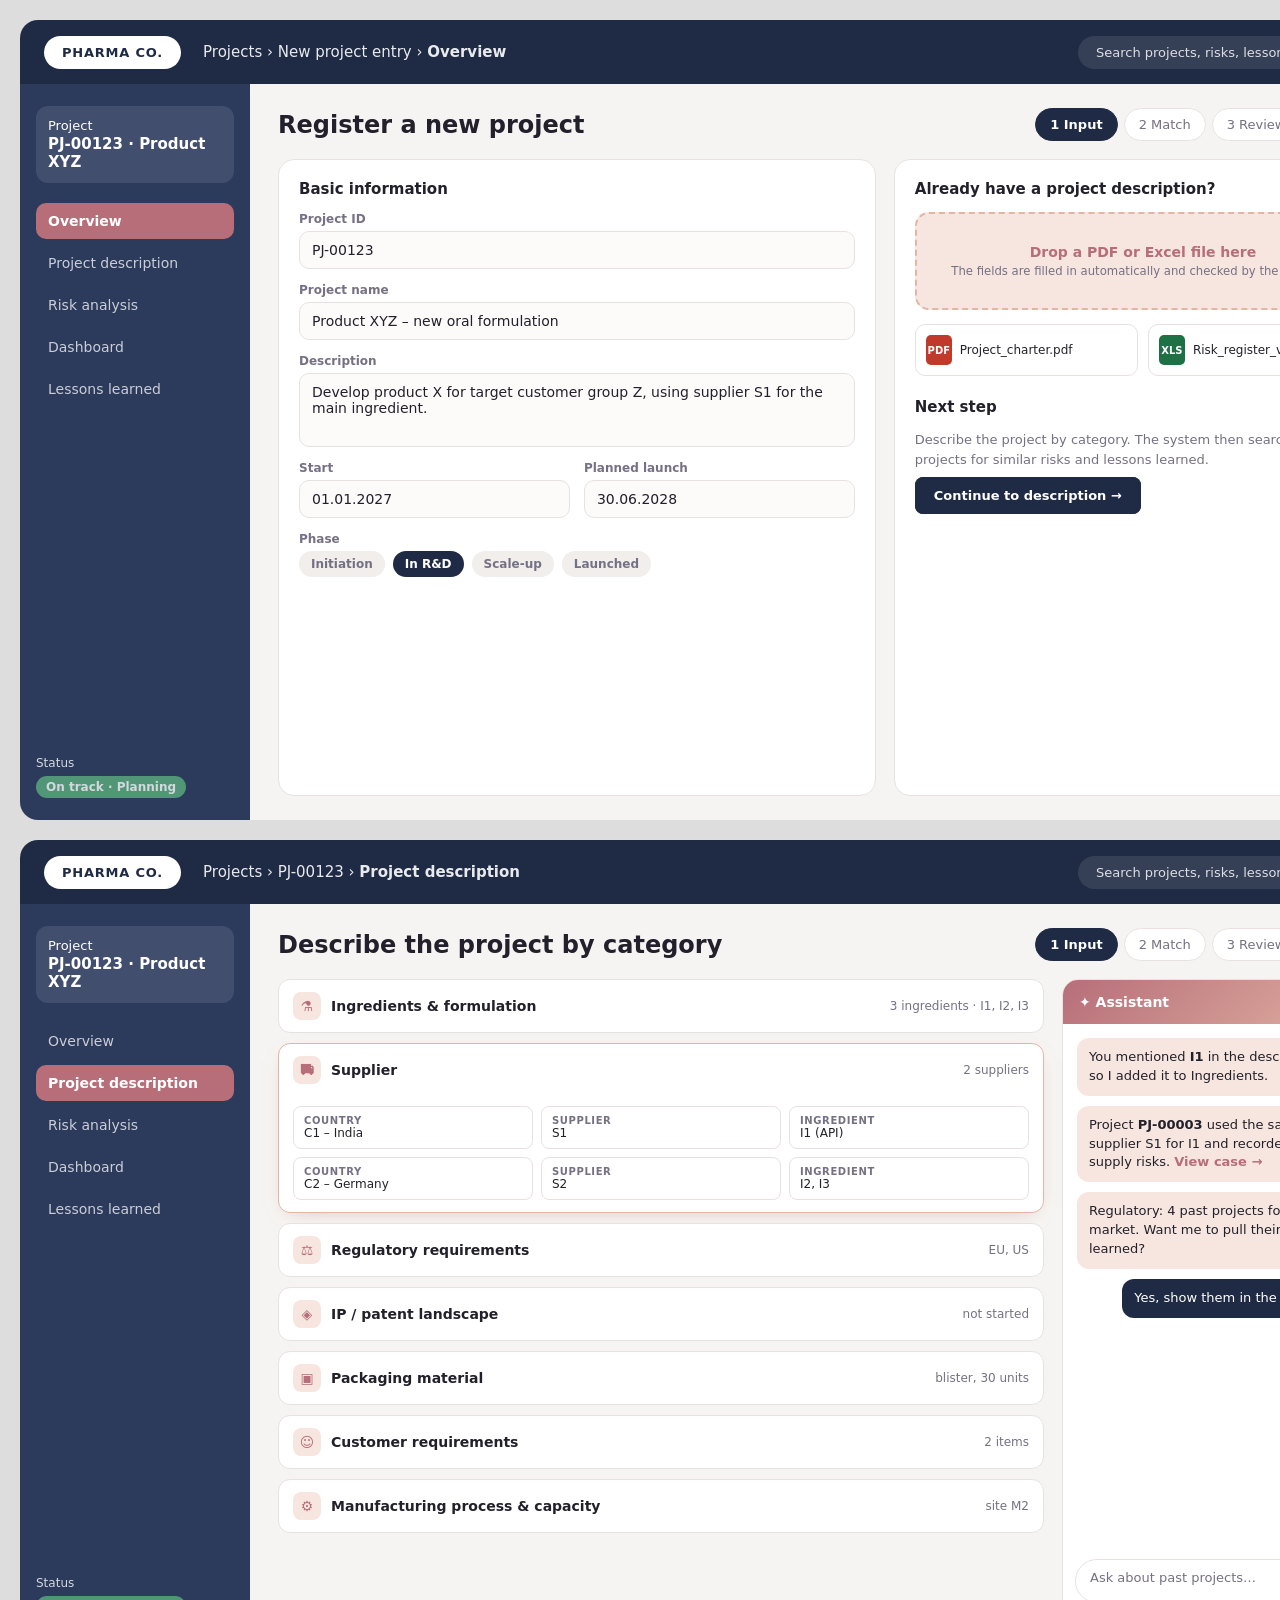
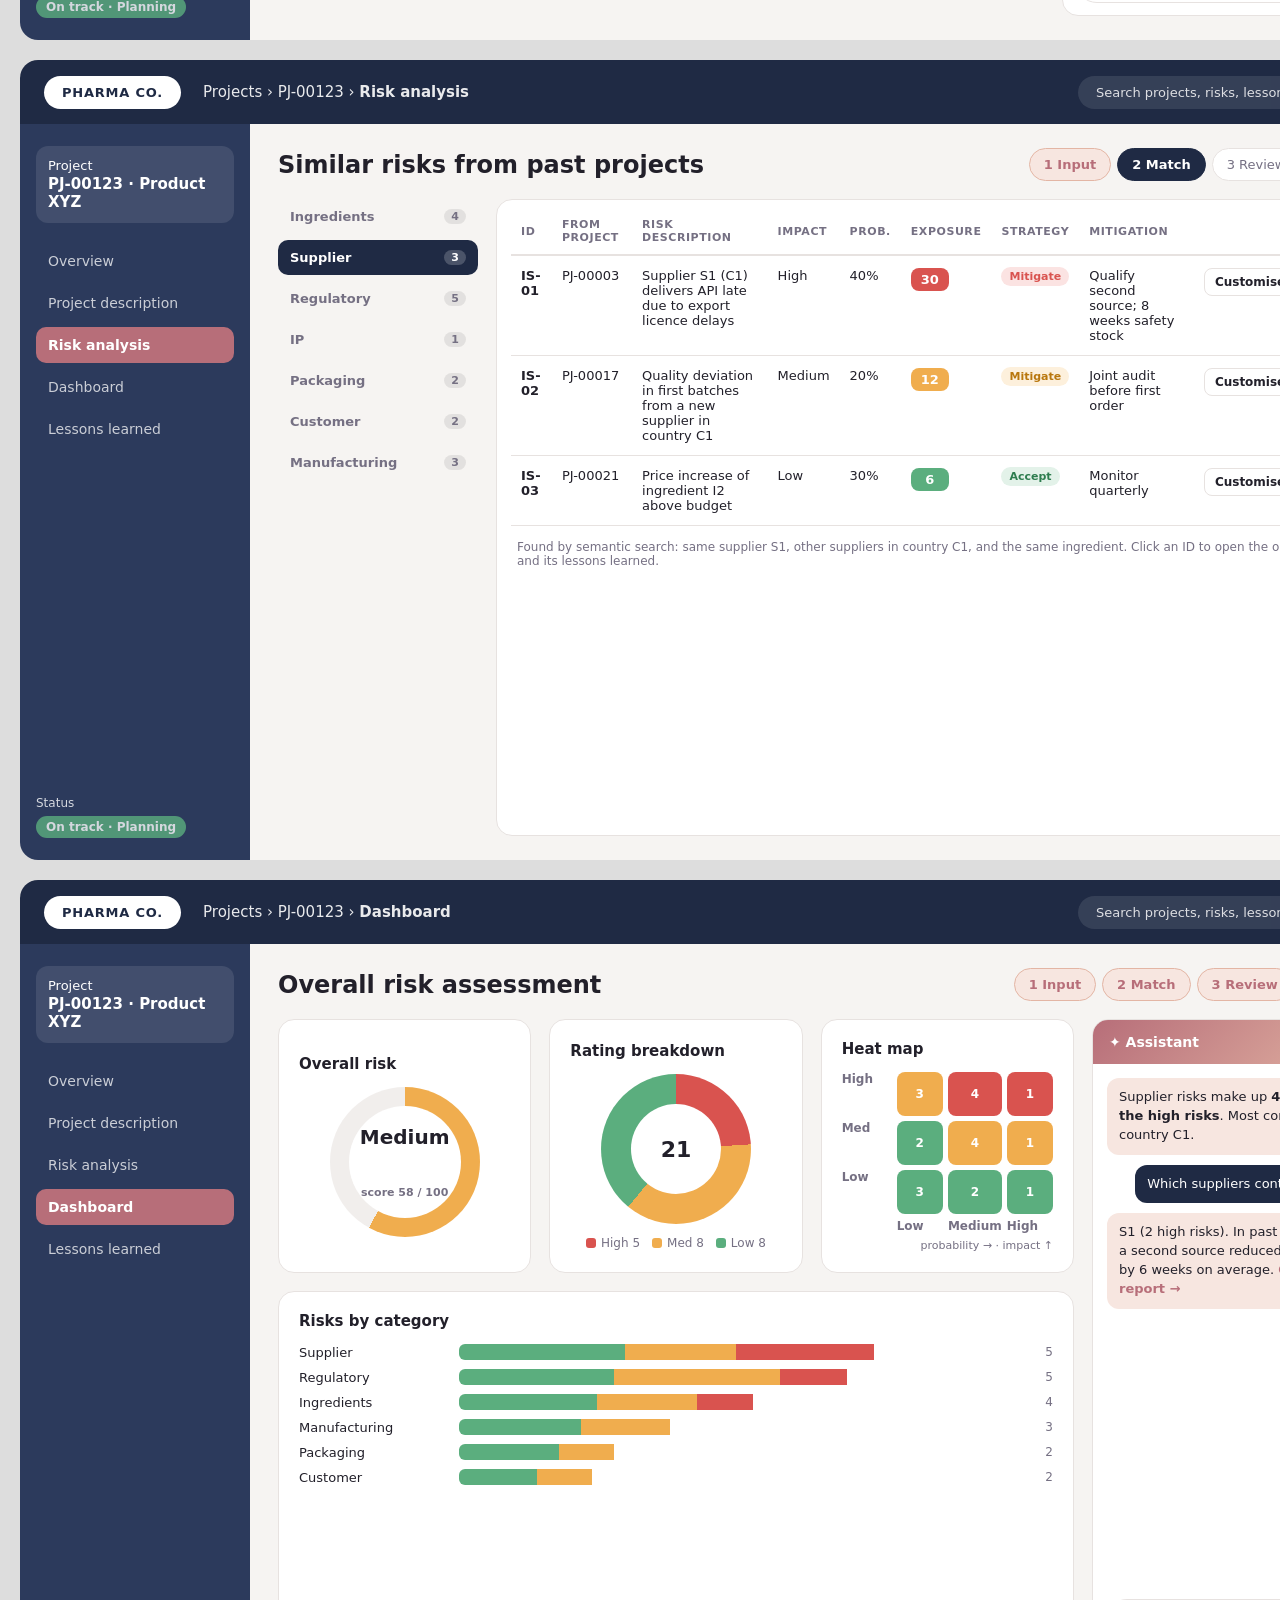
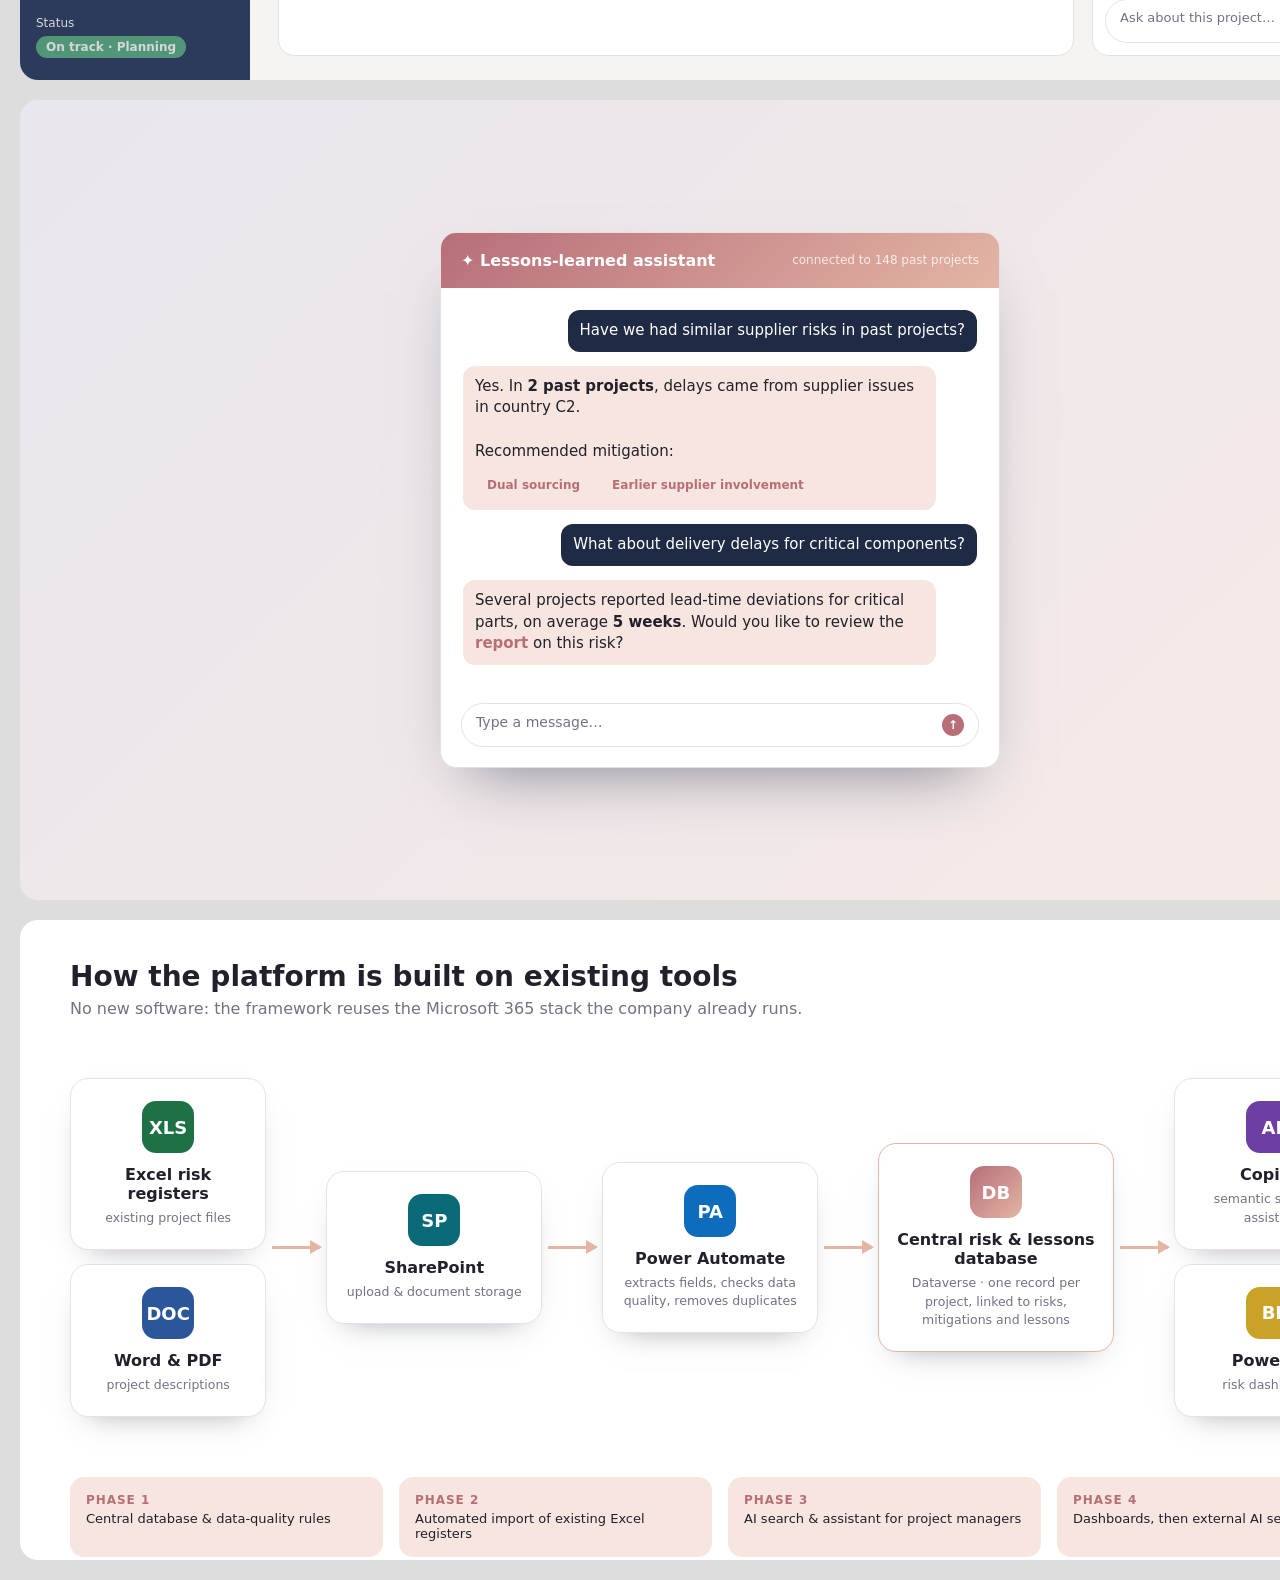
<file: projects/ai-risk-mockups/mockups.html>
<!doctype html>
<html lang="en">
<head>
<meta charset="utf-8">
<title>Risk platform mockups</title>
<style>
  :root { --navy:#1F2A44; --navy2:#2C3A5C; --rose:#B76E79; --rose2:#E3B5A4; --roseL:#F7E6E0; --bg:#F6F4F2; --card:#fff; --ink:#22202A; --muted:#757083; --line:#E7E2E0;
          --hi:#D9534F; --med:#F0AD4E; --lo:#5BAE7E; }
  * { box-sizing:border-box; margin:0; padding:0; }
  body { font-family: Inter, "Segoe UI", system-ui, sans-serif; background:#ddd; color:var(--ink); }
  .frame { width:1400px; height:800px; background:var(--bg); display:grid; grid-template-columns:230px 1fr; grid-template-rows:64px 1fr; overflow:hidden; margin:20px; border-radius:18px; }
  .top { grid-column:1/-1; background:var(--navy); display:flex; align-items:center; gap:22px; padding:0 24px; color:#fff; }
  .brand { background:#fff; color:var(--navy); font-weight:800; letter-spacing:.06em; font-size:13px; padding:9px 18px; border-radius:999px; }
  .crumb { font-size:15px; opacity:.9; }
  .crumb b { opacity:1; }
  .search { margin-left:auto; background:rgba(255,255,255,.12); border-radius:999px; padding:9px 18px; width:260px; font-size:13px; opacity:.85; }
  .avatar { width:36px; height:36px; border-radius:50%; background:linear-gradient(135deg,var(--rose),var(--rose2)); display:grid; place-items:center; font-weight:700; font-size:13px; }
  .side { background:var(--navy2); color:#fff; padding:22px 16px; display:flex; flex-direction:column; gap:6px; }
  .side .pj { background:rgba(255,255,255,.1); border-radius:12px; padding:12px; margin-bottom:14px; font-size:13px; }
  .side .pj b { display:block; font-size:15px; margin-top:2px; }
  .side a { font-size:14px; padding:10px 12px; border-radius:10px; opacity:.75; }
  .side a.on { background:var(--rose); opacity:1; font-weight:600; }
  .side .status { margin-top:auto; font-size:12px; opacity:.8; }
  .side .pill { display:inline-block; margin-top:6px; background:var(--lo); padding:4px 10px; border-radius:999px; font-weight:600; opacity:1; }
  main { padding:24px 28px; display:flex; flex-direction:column; gap:18px; overflow:hidden; }
  .head { display:flex; align-items:center; justify-content:space-between; }
  .head h1 { font-size:24px; }
  .stepper { display:flex; gap:6px; font-size:13px; }
  .stepper span { padding:8px 14px; border-radius:999px; background:#fff; border:1px solid var(--line); color:var(--muted); }
  .stepper span.on { background:var(--navy); border-color:var(--navy); color:#fff; font-weight:600; }
  .stepper span.done { background:var(--roseL); border-color:var(--rose2); color:var(--rose); font-weight:600; }
  .grid { display:grid; gap:18px; flex:1; min-height:0; }
  .card { background:var(--card); border-radius:16px; border:1px solid var(--line); padding:20px; }
  .card h3 { font-size:15px; margin-bottom:14px; }
  label { font-size:12px; color:var(--muted); font-weight:600; display:block; margin-bottom:5px; }
  .input { border:1px solid var(--line); border-radius:10px; padding:10px 12px; font-size:14px; margin-bottom:14px; background:#FCFBFA; }
  .chips { display:flex; flex-wrap:wrap; gap:8px; }
  .chip { font-size:12px; padding:6px 12px; border-radius:999px; background:#F1EEEC; color:var(--muted); font-weight:600; }
  .chip.on { background:var(--navy); color:#fff; }
  .chip.r { background:var(--roseL); color:var(--rose); }
  .drop { border:2px dashed var(--rose2); border-radius:14px; background:var(--roseL); padding:30px; text-align:center; color:var(--rose); font-weight:600; font-size:14px; }
  .drop small { display:block; color:var(--muted); font-weight:500; margin-top:4px; }
  .files { display:flex; gap:10px; margin-top:14px; }
  .file { flex:1; border:1px solid var(--line); border-radius:10px; padding:10px; font-size:12px; display:flex; gap:8px; align-items:center; }
  .file i { width:26px; height:30px; border-radius:5px; display:grid; place-items:center; color:#fff; font-style:normal; font-size:10px; font-weight:800; }
  .assist { background:#fff; border-radius:16px; border:1px solid var(--line); display:flex; flex-direction:column; overflow:hidden; }
  .assist .ah { background:linear-gradient(135deg,var(--rose),var(--rose2)); color:#fff; padding:14px 16px; font-weight:700; font-size:14px; display:flex; gap:8px; align-items:center; }
  .assist .body { padding:14px; display:flex; flex-direction:column; gap:10px; flex:1; }
  .msg { font-size:13px; line-height:1.45; padding:10px 12px; border-radius:12px; max-width:92%; }
  .msg.ai { background:var(--roseL); color:var(--ink); }
  .msg.me { background:var(--navy); color:#fff; align-self:flex-end; }
  .msg a { color:var(--rose); font-weight:700; text-decoration:none; }
  .typing { margin:12px; border:1px solid var(--line); border-radius:999px; padding:10px 14px; font-size:13px; color:var(--muted); display:flex; justify-content:space-between; }
  .typing b { background:var(--rose); color:#fff; border-radius:50%; width:22px; height:22px; display:grid; place-items:center; font-size:12px; }
  .acc { border:1px solid var(--line); border-radius:12px; padding:12px 14px; display:flex; align-items:center; gap:10px; font-size:14px; font-weight:600; background:#fff; }
  .acc .ic { width:28px; height:28px; border-radius:8px; background:var(--roseL); color:var(--rose); display:grid; place-items:center; font-size:14px; }
  .acc .cnt { margin-left:auto; font-size:12px; color:var(--muted); font-weight:500; }
  .acc.open { flex-direction:column; align-items:stretch; border-color:var(--rose2); box-shadow:0 6px 20px -12px rgba(183,110,121,.6); }
  .acc.open .row { display:flex; align-items:center; gap:10px; }
  .mini { display:grid; grid-template-columns:repeat(3,1fr); gap:8px; margin-top:12px; }
  .mini div { border:1px solid var(--line); border-radius:8px; padding:8px 10px; font-size:12px; font-weight:500; }
  .mini div span { display:block; font-size:10px; color:var(--muted); font-weight:700; text-transform:uppercase; letter-spacing:.06em; }
  table { width:100%; border-collapse:separate; border-spacing:0; font-size:13px; }
  th { text-align:left; font-size:11px; text-transform:uppercase; letter-spacing:.05em; color:var(--muted); padding:10px; border-bottom:2px solid var(--line); }
  td { padding:12px 10px; border-bottom:1px solid var(--line); vertical-align:top; }
  .exp { display:inline-block; min-width:38px; text-align:center; padding:4px 8px; border-radius:8px; font-weight:800; color:#fff; }
  .hi { background:var(--hi); } .me2 { background:var(--med); } .lo { background:var(--lo); }
  .tag { font-size:11px; font-weight:700; padding:3px 8px; border-radius:999px; }
  .btns { display:flex; gap:8px; }
  .btn { font-size:12px; font-weight:700; padding:6px 10px; border-radius:8px; border:1px solid var(--line); background:#fff; white-space:nowrap; }
  .btn.p { background:var(--navy); color:#fff; border-color:var(--navy); }
  .catnav { display:flex; flex-direction:column; gap:6px; }
  .catnav div { font-size:13px; font-weight:600; padding:10px 12px; border-radius:10px; color:var(--muted); display:flex; justify-content:space-between; }
  .catnav div.on { background:var(--navy); color:#fff; }
  .catnav em { font-style:normal; font-size:11px; background:rgba(0,0,0,.08); border-radius:999px; padding:1px 7px; }
  .catnav div.on em { background:rgba(255,255,255,.2); }
  .kpi { display:flex; flex-direction:column; align-items:center; justify-content:center; }
  .gauge { width:150px; height:150px; border-radius:50%; background:conic-gradient(var(--med) 0 58%, #F1EEEC 58% 100%); display:grid; place-items:center; }
  .gauge div { width:112px; height:112px; border-radius:50%; background:#fff; display:grid; place-items:center; text-align:center; font-weight:800; font-size:20px; }
  .gauge small { display:block; font-size:11px; color:var(--muted); font-weight:600; }
  .donut { width:150px; height:150px; border-radius:50%; background:conic-gradient(var(--hi) 0 24%, var(--med) 24% 61%, var(--lo) 61% 100%); display:grid; place-items:center; }
  .donut div { width:90px; height:90px; border-radius:50%; background:#fff; display:grid; place-items:center; font-weight:800; font-size:22px; }
  .legend { display:flex; gap:12px; font-size:12px; color:var(--muted); margin-top:12px; }
  .legend i { display:inline-block; width:10px; height:10px; border-radius:3px; margin-right:5px; vertical-align:-1px; }
  .heat { display:grid; grid-template-columns:50px repeat(3,1fr); gap:5px; font-size:12px; }
  .heat div { border-radius:8px; height:44px; display:grid; place-items:center; font-weight:800; color:#fff; }
  .heat .ax { background:none; color:var(--muted); font-weight:600; height:auto; }
  .bars { display:flex; flex-direction:column; gap:9px; }
  .bar { display:grid; grid-template-columns:150px 1fr 30px; align-items:center; gap:10px; font-size:13px; }
  .bar .t { display:flex; height:16px; border-radius:6px; overflow:hidden; }
  .bar .n { color:var(--muted); font-size:12px; text-align:right; }
  /* flow */
  .flowframe { grid-template-columns:1fr; }
  .flow { display:grid; grid-template-columns: 1fr 60px 1.1fr 60px 1.1fr 60px 1.2fr 60px 1fr; align-items:center; padding:60px 50px; gap:0; }
  .node { background:#fff; border:1px solid var(--line); border-radius:18px; padding:22px 18px; text-align:center; box-shadow:0 14px 30px -20px rgba(31,42,68,.5); }
  .node .ic2 { width:52px; height:52px; border-radius:14px; margin:0 auto 12px; display:grid; place-items:center; color:#fff; font-weight:800; font-size:18px; }
  .node b { display:block; font-size:16px; margin-bottom:6px; }
  .node span { font-size:12.5px; color:var(--muted); line-height:1.45; display:block; }
  .stack { display:flex; flex-direction:column; gap:14px; }
  .arrow { height:3px; background:var(--rose2); position:relative; margin:0 6px; }
  .arrow::after { content:""; position:absolute; right:-2px; top:-6px; border-left:12px solid var(--rose2); border-top:7.5px solid transparent; border-bottom:7.5px solid transparent; }
  .steps-row { display:grid; grid-template-columns:repeat(4,1fr); gap:16px; padding:0 50px; }
  .stp { background:var(--roseL); border-radius:14px; padding:16px; font-size:13px; color:var(--ink); }
  .stp b { color:var(--rose); display:block; font-size:12px; letter-spacing:.08em; text-transform:uppercase; margin-bottom:4px; }
  .ftitle { padding:40px 50px 0; }
  .ftitle h1 { font-size:28px; }
  .ftitle p { color:var(--muted); margin-top:6px; }
</style>
</head>
<body>

<!-- 1 · Project overview -->
<section class="frame" id="s1">
  <div class="top"><span class="brand">PHARMA CO.</span><span class="crumb">Projects › New project entry › <b>Overview</b></span><span class="search">Search projects, risks, lessons…</span><span class="avatar">LV</span></div>
  <aside class="side">
    <div class="pj">Project<b>PJ-00123 · Product XYZ</b></div>
    <a class="on">Overview</a><a>Project description</a><a>Risk analysis</a><a>Dashboard</a><a>Lessons learned</a>
    <div class="status">Status<br><span class="pill">On track · Planning</span></div>
  </aside>
  <main>
    <div class="head"><h1>Register a new project</h1><div class="stepper"><span class="on">1 Input</span><span>2 Match</span><span>3 Review</span><span>4 Report</span></div></div>
    <div class="grid" style="grid-template-columns:1.2fr 1fr;">
      <div class="card">
        <h3>Basic information</h3>
        <label>Project ID</label><div class="input">PJ-00123</div>
        <label>Project name</label><div class="input">Product XYZ – new oral formulation</div>
        <label>Description</label><div class="input" style="height:74px">Develop product X for target customer group Z, using supplier S1 for the main ingredient.</div>
        <div style="display:grid;grid-template-columns:1fr 1fr;gap:14px"><div><label>Start</label><div class="input">01.01.2027</div></div><div><label>Planned launch</label><div class="input">30.06.2028</div></div></div>
        <label>Phase</label><div class="chips"><span class="chip">Initiation</span><span class="chip on">In R&amp;D</span><span class="chip">Scale-up</span><span class="chip">Launched</span></div>
      </div>
      <div class="card">
        <h3>Already have a project description?</h3>
        <div class="drop">Drop a PDF or Excel file here<small>The fields are filled in automatically and checked by the assistant</small></div>
        <div class="files">
          <div class="file"><i style="background:#C0392B">PDF</i>Project_charter.pdf</div>
          <div class="file"><i style="background:#1E7145">XLS</i>Risk_register_v2.xlsx</div>
        </div>
        <h3 style="margin-top:22px">Next step</h3>
        <p style="font-size:13px;color:var(--muted);line-height:1.5">Describe the project by category. The system then searches past projects for similar risks and lessons learned.</p>
        <div style="margin-top:16px"><span class="btn p" style="padding:10px 18px;font-size:13px">Continue to description →</span></div>
      </div>
    </div>
  </main>
</section>

<!-- 2 · Description by category -->
<section class="frame" id="s2">
  <div class="top"><span class="brand">PHARMA CO.</span><span class="crumb">Projects › PJ-00123 › <b>Project description</b></span><span class="search">Search projects, risks, lessons…</span><span class="avatar">LV</span></div>
  <aside class="side">
    <div class="pj">Project<b>PJ-00123 · Product XYZ</b></div>
    <a>Overview</a><a class="on">Project description</a><a>Risk analysis</a><a>Dashboard</a><a>Lessons learned</a>
    <div class="status">Status<br><span class="pill">On track · Planning</span></div>
  </aside>
  <main>
    <div class="head"><h1>Describe the project by category</h1><div class="stepper"><span class="on">1 Input</span><span>2 Match</span><span>3 Review</span><span>4 Report</span></div></div>
    <div class="grid" style="grid-template-columns:1fr 330px;">
      <div style="display:flex;flex-direction:column;gap:10px">
        <div class="acc"><span class="ic">⚗</span>Ingredients &amp; formulation<span class="cnt">3 ingredients · I1, I2, I3</span></div>
        <div class="acc open">
          <div class="row"><span class="ic">⛟</span>Supplier<span class="cnt">2 suppliers</span></div>
          <div class="mini">
            <div><span>Country</span>C1 – India</div><div><span>Supplier</span>S1</div><div><span>Ingredient</span>I1 (API)</div>
            <div><span>Country</span>C2 – Germany</div><div><span>Supplier</span>S2</div><div><span>Ingredient</span>I2, I3</div>
          </div>
        </div>
        <div class="acc"><span class="ic">⚖</span>Regulatory requirements<span class="cnt">EU, US</span></div>
        <div class="acc"><span class="ic">◈</span>IP / patent landscape<span class="cnt">not started</span></div>
        <div class="acc"><span class="ic">▣</span>Packaging material<span class="cnt">blister, 30 units</span></div>
        <div class="acc"><span class="ic">☺</span>Customer requirements<span class="cnt">2 items</span></div>
        <div class="acc"><span class="ic">⚙</span>Manufacturing process &amp; capacity<span class="cnt">site M2</span></div>
      </div>
      <div class="assist">
        <div class="ah">✦ Assistant</div>
        <div class="body">
          <div class="msg ai">You mentioned <b>I1</b> in the description, so I added it to Ingredients.</div>
          <div class="msg ai">Project <b>PJ-00003</b> used the same supplier S1 for I1 and recorded 2 supply risks. <a>View case →</a></div>
          <div class="msg ai">Regulatory: 4 past projects for the US market. Want me to pull their lessons learned?</div>
          <div class="msg me">Yes, show them in the risk analysis.</div>
        </div>
        <div class="typing">Ask about past projects…<b>↑</b></div>
      </div>
    </div>
  </main>
</section>

<!-- 3 · Matched historical risks -->
<section class="frame" id="s3">
  <div class="top"><span class="brand">PHARMA CO.</span><span class="crumb">Projects › PJ-00123 › <b>Risk analysis</b></span><span class="search">Search projects, risks, lessons…</span><span class="avatar">LV</span></div>
  <aside class="side">
    <div class="pj">Project<b>PJ-00123 · Product XYZ</b></div>
    <a>Overview</a><a>Project description</a><a class="on">Risk analysis</a><a>Dashboard</a><a>Lessons learned</a>
    <div class="status">Status<br><span class="pill">On track · Planning</span></div>
  </aside>
  <main>
    <div class="head"><h1>Similar risks from past projects</h1><div class="stepper"><span class="done">1 Input</span><span class="on">2 Match</span><span>3 Review</span><span>4 Report</span></div></div>
    <div class="grid" style="grid-template-columns:200px 1fr;">
      <div class="catnav">
        <div>Ingredients <em>4</em></div><div class="on">Supplier <em>3</em></div><div>Regulatory <em>5</em></div><div>IP <em>1</em></div><div>Packaging <em>2</em></div><div>Customer <em>2</em></div><div>Manufacturing <em>3</em></div>
      </div>
      <div class="card" style="padding:8px 14px">
        <table>
          <tr><th>ID</th><th>From project</th><th>Risk description</th><th>Impact</th><th>Prob.</th><th>Exposure</th><th>Strategy</th><th>Mitigation</th><th></th></tr>
          <tr><td><b>IS-01</b></td><td>PJ-00003</td><td>Supplier S1 (C1) delivers API late due to export licence delays</td><td>High</td><td>40%</td><td><span class="exp hi">30</span></td><td><span class="tag" style="background:#FBE3E2;color:var(--hi)">Mitigate</span></td><td>Qualify second source; 8 weeks safety stock</td><td><div class="btns"><span class="btn">Customise</span><span class="btn p">+ Add</span></div></td></tr>
          <tr><td><b>IS-02</b></td><td>PJ-00017</td><td>Quality deviation in first batches from a new supplier in country C1</td><td>Medium</td><td>20%</td><td><span class="exp me2">12</span></td><td><span class="tag" style="background:#FDF0DC;color:#B9770E">Mitigate</span></td><td>Joint audit before first order</td><td><div class="btns"><span class="btn">Customise</span><span class="btn p">+ Add</span></div></td></tr>
          <tr><td><b>IS-03</b></td><td>PJ-00021</td><td>Price increase of ingredient I2 above budget</td><td>Low</td><td>30%</td><td><span class="exp lo">6</span></td><td><span class="tag" style="background:#E3F2E9;color:#2E7D4F">Accept</span></td><td>Monitor quarterly</td><td><div class="btns"><span class="btn">Customise</span><span class="btn p">+ Add</span></div></td></tr>
        </table>
        <p style="font-size:12px;color:var(--muted);padding:14px 6px 8px">Found by semantic search: same supplier S1, other suppliers in country C1, and the same ingredient. Click an ID to open the original project and its lessons learned.</p>
      </div>
    </div>
  </main>
</section>

<!-- 4 · Dashboard -->
<section class="frame" id="s4">
  <div class="top"><span class="brand">PHARMA CO.</span><span class="crumb">Projects › PJ-00123 › <b>Dashboard</b></span><span class="search">Search projects, risks, lessons…</span><span class="avatar">LV</span></div>
  <aside class="side">
    <div class="pj">Project<b>PJ-00123 · Product XYZ</b></div>
    <a>Overview</a><a>Project description</a><a>Risk analysis</a><a class="on">Dashboard</a><a>Lessons learned</a>
    <div class="status">Status<br><span class="pill">On track · Planning</span></div>
  </aside>
  <main>
    <div class="head"><h1>Overall risk assessment</h1><div class="stepper"><span class="done">1 Input</span><span class="done">2 Match</span><span class="done">3 Review</span><span class="on">4 Report</span></div></div>
    <div class="grid" style="grid-template-columns:repeat(3,1fr) 300px; grid-template-rows:auto 1fr;">
      <div class="card kpi"><h3 style="align-self:flex-start">Overall risk</h3><div class="gauge"><div>Medium<small>score 58 / 100</small></div></div></div>
      <div class="card kpi"><h3 style="align-self:flex-start">Rating breakdown</h3><div class="donut"><div>21</div></div><div class="legend"><span><i style="background:var(--hi)"></i>High 5</span><span><i style="background:var(--med)"></i>Med 8</span><span><i style="background:var(--lo)"></i>Low 8</span></div></div>
      <div class="card"><h3>Heat map</h3>
        <div class="heat">
          <span class="ax">High</span><div style="background:var(--med)">3</div><div style="background:var(--hi)">4</div><div style="background:var(--hi)">1</div>
          <span class="ax">Med</span><div style="background:var(--lo)">2</div><div style="background:var(--med)">4</div><div style="background:var(--med)">1</div>
          <span class="ax">Low</span><div style="background:var(--lo)">3</div><div style="background:var(--lo)">2</div><div style="background:var(--lo)">1</div>
          <span></span><span class="ax">Low</span><span class="ax">Medium</span><span class="ax">High</span>
        </div>
        <p style="font-size:11px;color:var(--muted);margin-top:6px;text-align:right">probability → · impact ↑</p>
      </div>
      <div class="assist" style="grid-column:4; grid-row:1/3">
        <div class="ah">✦ Assistant</div>
        <div class="body">
          <div class="msg ai">Supplier risks make up <b>40% of the high risks</b>. Most come from country C1.</div>
          <div class="msg me">Which suppliers contribute most?</div>
          <div class="msg ai">S1 (2 high risks). In past projects, a second source reduced delays by 6 weeks on average. <a>Open report →</a></div>
        </div>
        <div class="typing">Ask about this project…<b>↑</b></div>
      </div>
      <div class="card" style="grid-column:1/4"><h3>Risks by category</h3>
        <div class="bars">
          <div class="bar">Supplier<div class="t"><i style="width:30%;background:var(--lo)"></i><i style="width:20%;background:var(--med)"></i><i style="width:25%;background:var(--hi)"></i></div><span class="n">5</span></div>
          <div class="bar">Regulatory<div class="t"><i style="width:28%;background:var(--lo)"></i><i style="width:30%;background:var(--med)"></i><i style="width:12%;background:var(--hi)"></i></div><span class="n">5</span></div>
          <div class="bar">Ingredients<div class="t"><i style="width:25%;background:var(--lo)"></i><i style="width:18%;background:var(--med)"></i><i style="width:10%;background:var(--hi)"></i></div><span class="n">4</span></div>
          <div class="bar">Manufacturing<div class="t"><i style="width:22%;background:var(--lo)"></i><i style="width:16%;background:var(--med)"></i></div><span class="n">3</span></div>
          <div class="bar">Packaging<div class="t"><i style="width:18%;background:var(--lo)"></i><i style="width:10%;background:var(--med)"></i></div><span class="n">2</span></div>
          <div class="bar">Customer<div class="t"><i style="width:14%;background:var(--lo)"></i><i style="width:10%;background:var(--med)"></i></div><span class="n">2</span></div>
        </div>
      </div>
    </div>
  </main>
</section>

<!-- 5 · Assistant -->
<section class="frame" id="s5" style="grid-template-columns:1fr; place-items:center; background:linear-gradient(135deg,#E9E6EE,#F6EAE6)">
  <div class="assist" style="width:560px; grid-row:1/3; box-shadow:0 30px 60px -30px rgba(31,42,68,.55)">
    <div class="ah" style="font-size:16px;padding:18px 20px">✦ Lessons-learned assistant <span style="margin-left:auto;opacity:.8;font-weight:500;font-size:12px">connected to 148 past projects</span></div>
    <div class="body" style="padding:22px;gap:14px">
      <div class="msg me" style="font-size:15px">Have we had similar supplier risks in past projects?</div>
      <div class="msg ai" style="font-size:15px">Yes. In <b>2 past projects</b>, delays came from supplier issues in country C2.<br><br>Recommended mitigation:<div class="chips" style="margin-top:8px"><span class="chip r">Dual sourcing</span><span class="chip r">Earlier supplier involvement</span></div></div>
      <div class="msg me" style="font-size:15px">What about delivery delays for critical components?</div>
      <div class="msg ai" style="font-size:15px">Several projects reported lead-time deviations for critical parts, on average <b>5 weeks</b>. Would you like to review the <a>report</a> on this risk?</div>
    </div>
    <div class="typing" style="margin:16px 20px 20px;font-size:14px">Type a message…<b>↑</b></div>
  </div>
</section>

<!-- 6 · Platform flow -->
<section class="frame flowframe" id="s6" style="grid-template-rows:auto auto auto; background:#fff; height:640px; align-content:start">
  <div class="ftitle"><h1>How the platform is built on existing tools</h1><p>No new software: the framework reuses the Microsoft 365 stack the company already runs.</p></div>
  <div class="flow">
    <div class="stack">
      <div class="node"><div class="ic2" style="background:#1E7145">XLS</div><b>Excel risk registers</b><span>existing project files</span></div>
      <div class="node"><div class="ic2" style="background:#2B579A">DOC</div><b>Word &amp; PDF</b><span>project descriptions</span></div>
    </div>
    <div class="arrow"></div>
    <div class="node"><div class="ic2" style="background:#0B6A78">SP</div><b>SharePoint</b><span>upload &amp; document storage</span></div>
    <div class="arrow"></div>
    <div class="node"><div class="ic2" style="background:#0F6CBD">PA</div><b>Power Automate</b><span>extracts fields, checks data quality, removes duplicates</span></div>
    <div class="arrow"></div>
    <div class="node" style="border-color:var(--rose2)"><div class="ic2" style="background:linear-gradient(135deg,var(--rose),var(--rose2))">DB</div><b>Central risk &amp; lessons database</b><span>Dataverse · one record per project, linked to risks, mitigations and lessons</span></div>
    <div class="arrow"></div>
    <div class="stack">
      <div class="node"><div class="ic2" style="background:#6E3FA3">AI</div><b>Copilot</b><span>semantic search &amp; assistant</span></div>
      <div class="node"><div class="ic2" style="background:#C9A227">BI</div><b>Power BI</b><span>risk dashboards</span></div>
    </div>
  </div>
  <div class="steps-row">
    <div class="stp"><b>Phase 1</b>Central database &amp; data-quality rules</div>
    <div class="stp"><b>Phase 2</b>Automated import of existing Excel registers</div>
    <div class="stp"><b>Phase 3</b>AI search &amp; assistant for project managers</div>
    <div class="stp"><b>Phase 4</b>Dashboards, then external AI services</div>
  </div>
</section>

</body>
</html>
</file>
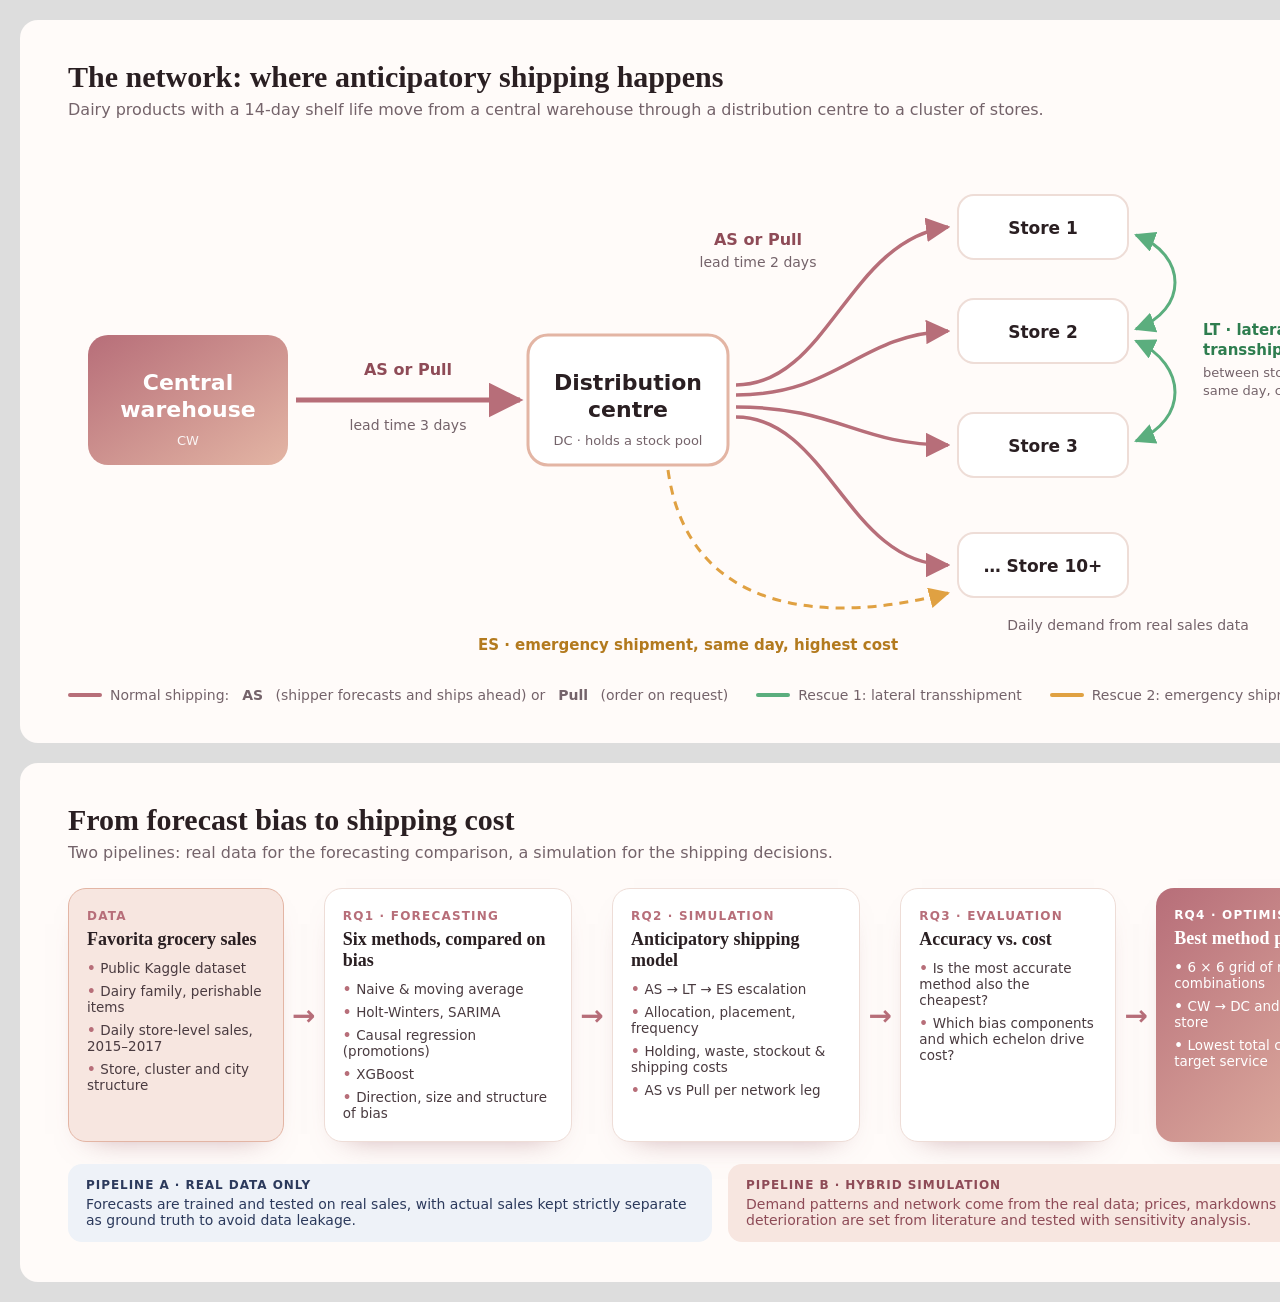
<file: projects/thesis-diagrams/diagrams.html>
<!doctype html>
<html lang="en">
<head>
<meta charset="utf-8">
<title>Thesis diagrams</title>
<style>
  :root { --rose:#B76E79; --roseD:#8E4B57; --rose2:#E3B5A4; --roseL:#F7E6E0; --cream:#FFFBF9; --ink:#2A1F22; --muted:#74636A; --line:#EEDDD7; --navy:#2C3A5C; --green:#5BAE7E; --amber:#E0A142; }
  * { box-sizing:border-box; margin:0; padding:0; }
  body { font-family: Inter, "Segoe UI", system-ui, sans-serif; background:#ddd; color:var(--ink); }
  .fig { width:1400px; background:var(--cream); margin:20px; border-radius:18px; padding:40px 48px; }
  h1 { font-family: Georgia, serif; font-size:30px; }
  .sub { color:var(--muted); margin:6px 0 26px; font-size:16px; }
  svg text { font-family: Inter, "Segoe UI", system-ui, sans-serif; }
  .legend { display:flex; gap:28px; margin-top:18px; font-size:14px; color:var(--muted); flex-wrap:wrap; }
  .legend span { display:flex; align-items:center; gap:8px; }
  .legend i { width:34px; height:4px; border-radius:2px; display:inline-block; }
  .pipe { display:grid; grid-template-columns: 1fr 40px 1.15fr 40px 1.15fr 40px 1fr 40px 1fr; align-items:stretch; }
  .box { background:#fff; border:1px solid var(--line); border-radius:18px; padding:20px 18px; box-shadow:0 14px 30px -22px rgba(142,75,87,.6); }
  .box .k { font-size:12px; font-weight:800; letter-spacing:.1em; text-transform:uppercase; color:var(--rose); }
  .box b { display:block; font-size:18px; margin:6px 0 10px; font-family: Georgia, serif; }
  .box ul { list-style:none; display:grid; gap:7px; font-size:13.5px; color:#4a3b40; }
  .box li::before { content:"• "; color:var(--rose); font-weight:800; }
  .box.data { background:var(--roseL); border-color:var(--rose2); }
  .box.out { background:linear-gradient(135deg,var(--rose),var(--rose2)); color:#fff; border:none; }
  .box.out .k, .box.out ul, .box.out li::before { color:#fff; }
  .ar { display:grid; place-items:center; color:var(--rose); font-size:28px; font-weight:800; }
  .band { margin-top:22px; display:grid; grid-template-columns: 1fr 1fr; gap:16px; }
  .band div { border-radius:14px; padding:14px 18px; font-size:14px; }
  .band .a { background:#EEF2F8; color:var(--navy); }
  .band .b { background:var(--roseL); color:var(--roseD); }
  .band b { display:block; font-size:12px; letter-spacing:.08em; text-transform:uppercase; margin-bottom:4px; }
</style>
</head>
<body>

<section class="fig" id="network">
  <h1>The network: where anticipatory shipping happens</h1>
  <p class="sub">Dairy products with a 14-day shelf life move from a central warehouse through a distribution centre to a cluster of stores.</p>
  <svg viewBox="0 0 1300 520" width="1300" height="520" xmlns="http://www.w3.org/2000/svg">
    <defs>
      <marker id="mR" viewBox="0 0 10 10" refX="9" refY="5" markerWidth="7" markerHeight="7" orient="auto-start-reverse"><path d="M0,0 L10,5 L0,10 z" fill="#B76E79"/></marker>
      <marker id="mG" viewBox="0 0 10 10" refX="9" refY="5" markerWidth="7" markerHeight="7" orient="auto-start-reverse"><path d="M0,0 L10,5 L0,10 z" fill="#5BAE7E"/></marker>
      <marker id="mA" viewBox="0 0 10 10" refX="9" refY="5" markerWidth="7" markerHeight="7" orient="auto-start-reverse"><path d="M0,0 L10,5 L0,10 z" fill="#E0A142"/></marker>
      <linearGradient id="gr" x1="0" y1="0" x2="1" y2="1"><stop offset="0" stop-color="#B76E79"/><stop offset="1" stop-color="#E3B5A4"/></linearGradient>
    </defs>
    <!-- CW -->
    <rect x="20" y="190" width="200" height="130" rx="20" fill="url(#gr)"/>
    <text x="120" y="245" text-anchor="middle" fill="#fff" font-size="22" font-weight="800">Central</text>
    <text x="120" y="272" text-anchor="middle" fill="#fff" font-size="22" font-weight="800">warehouse</text>
    <text x="120" y="300" text-anchor="middle" fill="#fff" font-size="13" opacity=".9">CW</text>
    <!-- CW -> DC -->
    <line x1="228" y1="255" x2="452" y2="255" stroke="#B76E79" stroke-width="5" marker-end="url(#mR)"/>
    <text x="340" y="230" text-anchor="middle" font-size="16" font-weight="700" fill="#8E4B57">AS or Pull</text>
    <text x="340" y="285" text-anchor="middle" font-size="14" fill="#74636A">lead time 3 days</text>
    <!-- DC -->
    <rect x="460" y="190" width="200" height="130" rx="20" fill="#fff" stroke="#E3B5A4" stroke-width="3"/>
    <text x="560" y="245" text-anchor="middle" font-size="22" font-weight="800" fill="#2A1F22">Distribution</text>
    <text x="560" y="272" text-anchor="middle" font-size="22" font-weight="800" fill="#2A1F22">centre</text>
    <text x="560" y="300" text-anchor="middle" font-size="13" fill="#74636A">DC · holds a stock pool</text>
    <!-- DC -> stores -->
    <g stroke="#B76E79" stroke-width="3.5" fill="none" marker-end="url(#mR)">
      <path d="M668,240 C760,240 780,95 880,82"/>
      <path d="M668,250 C770,250 790,190 880,186"/>
      <path d="M668,262 C770,262 790,300 880,300"/>
      <path d="M668,272 C760,272 780,420 880,420"/>
    </g>
    <text x="690" y="100" text-anchor="middle" font-size="16" font-weight="700" fill="#8E4B57">AS or Pull</text>
    <text x="690" y="122" text-anchor="middle" font-size="14" fill="#74636A">lead time 2 days</text>
    <!-- ES -->
    <path d="M600,325 C620,470 760,480 880,448" stroke="#E0A142" stroke-width="3" stroke-dasharray="9 7" fill="none" marker-end="url(#mA)"/>
    <text x="620" y="505" text-anchor="middle" font-size="15" font-weight="700" fill="#B37A1E">ES · emergency shipment, same day, highest cost</text>
    <!-- stores -->
    <g font-size="17" font-weight="700" fill="#2A1F22" text-anchor="middle">
      <rect x="890" y="50" width="170" height="64" rx="16" fill="#fff" stroke="#EEDDD7" stroke-width="2"/><text x="975" y="89">Store 1</text>
      <rect x="890" y="154" width="170" height="64" rx="16" fill="#fff" stroke="#EEDDD7" stroke-width="2"/><text x="975" y="193">Store 2</text>
      <rect x="890" y="268" width="170" height="64" rx="16" fill="#fff" stroke="#EEDDD7" stroke-width="2"/><text x="975" y="307">Store 3</text>
      <rect x="890" y="388" width="170" height="64" rx="16" fill="#fff" stroke="#EEDDD7" stroke-width="2"/><text x="975" y="427">… Store 10+</text>
    </g>
    <!-- LT -->
    <g stroke="#5BAE7E" stroke-width="3" fill="none" marker-end="url(#mG)" marker-start="url(#mG)">
      <path d="M1068,90 C1120,110 1120,165 1068,184"/>
      <path d="M1068,196 C1120,220 1120,275 1068,296"/>
    </g>
    <text x="1135" y="190" font-size="15" font-weight="700" fill="#2E7D4F">LT · lateral</text>
    <text x="1135" y="210" font-size="15" font-weight="700" fill="#2E7D4F">transshipment</text>
    <text x="1135" y="232" font-size="13" fill="#74636A">between stores,</text>
    <text x="1135" y="250" font-size="13" fill="#74636A">same day, cheap</text>
    <!-- demand -->
    <text x="1060" y="485" text-anchor="middle" font-size="14" fill="#74636A">Daily demand from real sales data</text>
  </svg>
  <div class="legend">
    <span><i style="background:#B76E79"></i>Normal shipping: <b>&nbsp;AS</b>&nbsp;(shipper forecasts and ships ahead) or <b>&nbsp;Pull</b>&nbsp;(order on request)</span>
    <span><i style="background:#5BAE7E"></i>Rescue 1: lateral transshipment</span>
    <span><i style="background:#E0A142"></i>Rescue 2: emergency shipment</span>
  </div>
</section>

<section class="fig" id="pipeline">
  <h1>From forecast bias to shipping cost</h1>
  <p class="sub">Two pipelines: real data for the forecasting comparison, a simulation for the shipping decisions.</p>
  <div class="pipe">
    <div class="box data"><div class="k">Data</div><b>Favorita grocery sales</b>
      <ul><li>Public Kaggle dataset</li><li>Dairy family, perishable items</li><li>Daily store-level sales, 2015–2017</li><li>Store, cluster and city structure</li></ul></div>
    <div class="ar">→</div>
    <div class="box"><div class="k">RQ1 · Forecasting</div><b>Six methods, compared on bias</b>
      <ul><li>Naive &amp; moving average</li><li>Holt-Winters, SARIMA</li><li>Causal regression (promotions)</li><li>XGBoost</li><li>Direction, size and structure of bias</li></ul></div>
    <div class="ar">→</div>
    <div class="box"><div class="k">RQ2 · Simulation</div><b>Anticipatory shipping model</b>
      <ul><li>AS → LT → ES escalation</li><li>Allocation, placement, frequency</li><li>Holding, waste, stockout &amp; shipping costs</li><li>AS vs Pull per network leg</li></ul></div>
    <div class="ar">→</div>
    <div class="box"><div class="k">RQ3 · Evaluation</div><b>Accuracy vs. cost</b>
      <ul><li>Is the most accurate method also the cheapest?</li><li>Which bias components and which echelon drive cost?</li></ul></div>
    <div class="ar">→</div>
    <div class="box out"><div class="k">RQ4 · Optimisation</div><b>Best method per leg</b>
      <ul><li>6 × 6 grid of method combinations</li><li>CW → DC and DC → store</li><li>Lowest total cost at target service</li></ul></div>
  </div>
  <div class="band">
    <div class="a"><b>Pipeline A · real data only</b>Forecasts are trained and tested on real sales, with actual sales kept strictly separate as ground truth to avoid data leakage.</div>
    <div class="b"><b>Pipeline B · hybrid simulation</b>Demand patterns and network come from the real data; prices, markdowns and deterioration are set from literature and tested with sensitivity analysis.</div>
  </div>
</section>

</body>
</html>
</file>
